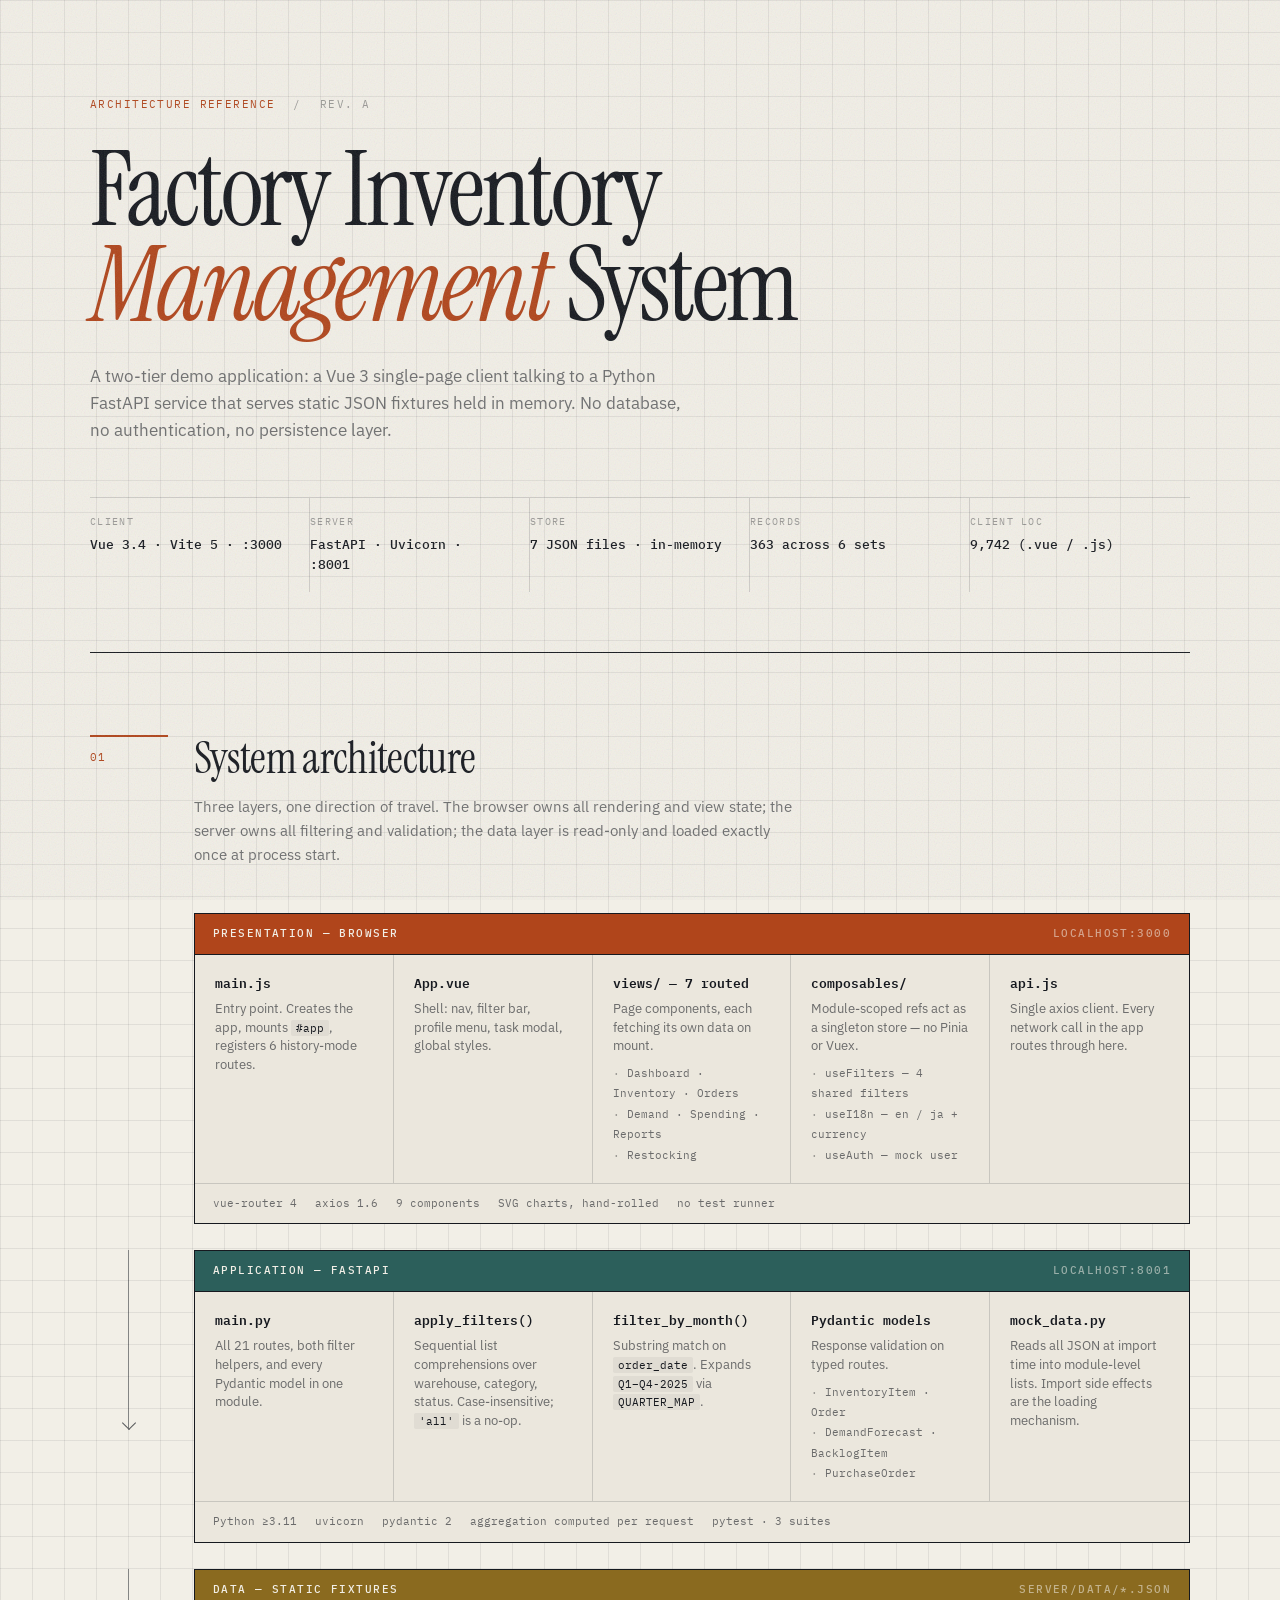
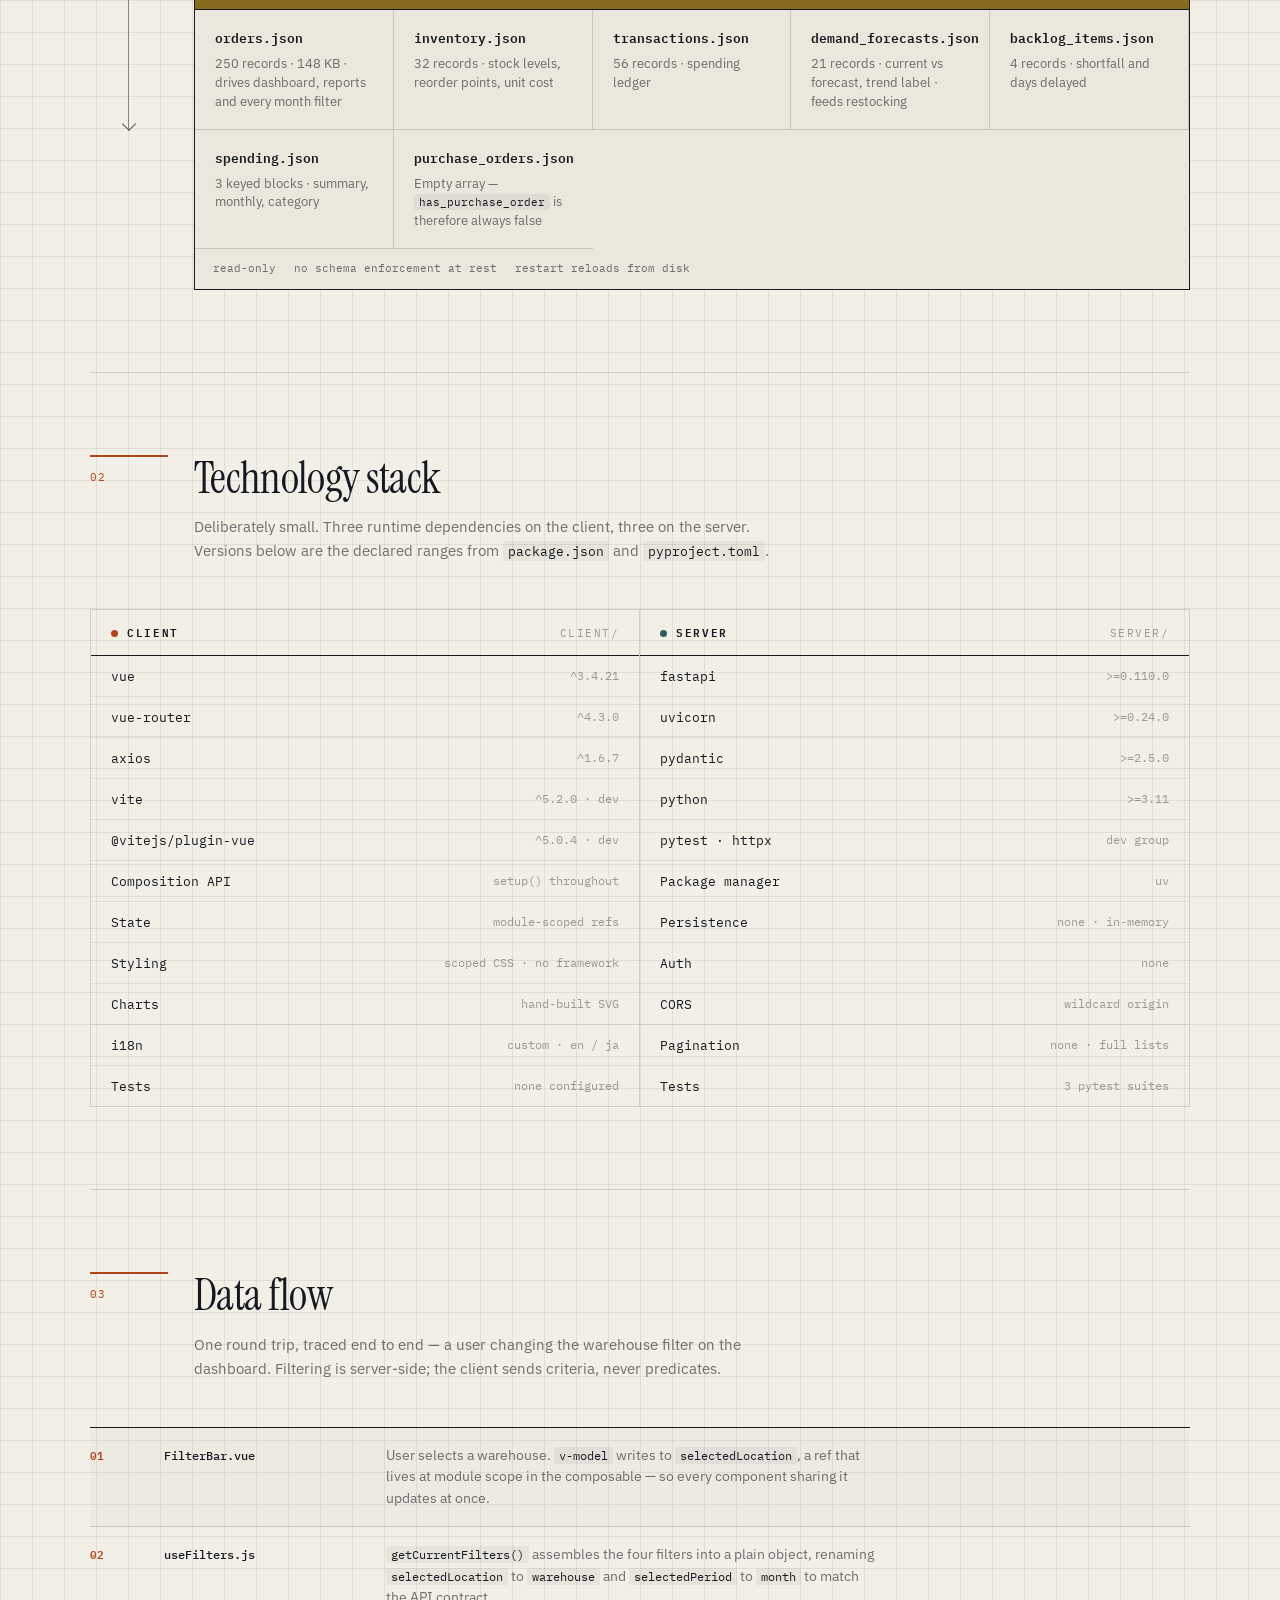
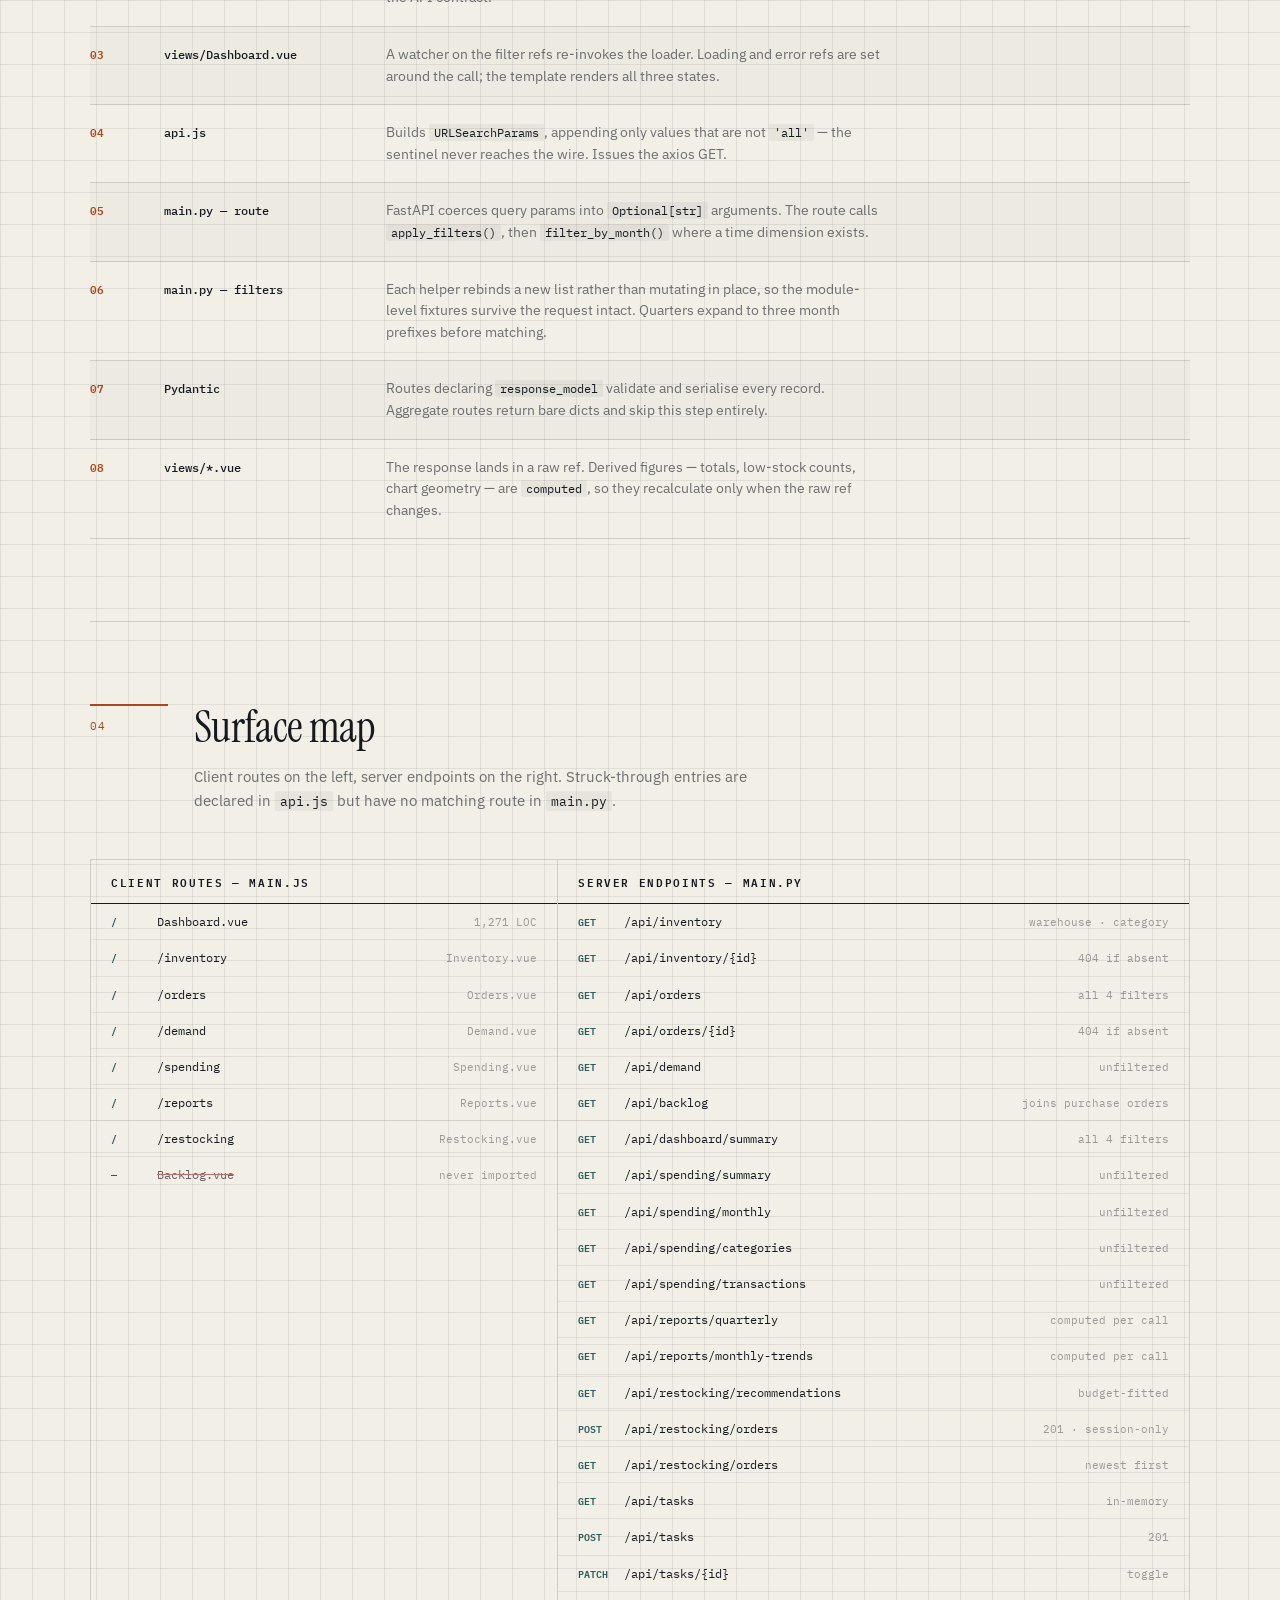
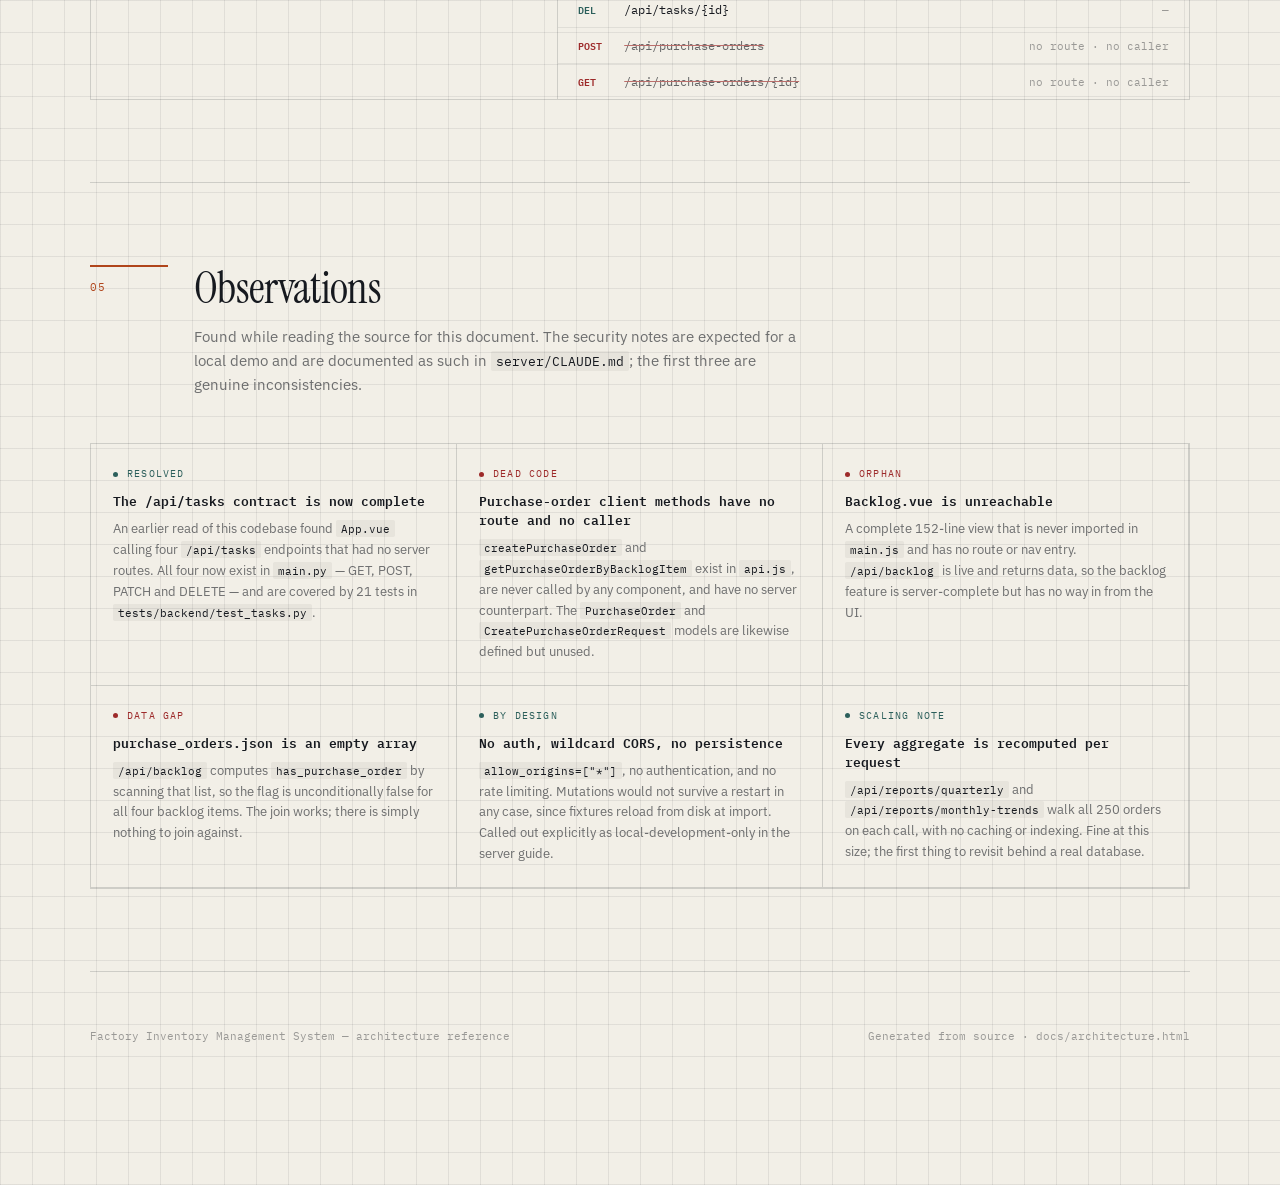
<file: docs/architecture.html>
<!DOCTYPE html>
<html lang="en">
<head>
<meta charset="UTF-8">
<meta name="viewport" content="width=device-width, initial-scale=1.0">
<title>Architecture — Factory Inventory Management System</title>
<link rel="preconnect" href="https://fonts.googleapis.com">
<link rel="preconnect" href="https://fonts.gstatic.com" crossorigin>
<link href="https://fonts.googleapis.com/css2?family=Instrument+Serif:ital@0;1&family=IBM+Plex+Mono:wght@400;500;600&family=IBM+Plex+Sans:wght@400;500;600&display=swap" rel="stylesheet">
<style>
:root{
  --paper:#f2efe7;
  --paper-2:#ebe7dd;
  --ink:#16191f;
  --ink-60:rgba(22,25,31,.60);
  --ink-40:rgba(22,25,31,.40);
  --rule:rgba(22,25,31,.16);
  --rule-soft:rgba(22,25,31,.08);
  --oxide:#b0451b;      /* client tier / accent */
  --verdigris:#2c5f5b;  /* server tier */
  --brass:#8a6a1f;      /* data tier */
  --flag:#9d2a2a;       /* findings */
  --mono:'IBM Plex Mono',ui-monospace,monospace;
  --sans:'IBM Plex Sans',system-ui,sans-serif;
  --serif:'Instrument Serif',Georgia,serif;
}
*{box-sizing:border-box;margin:0;padding:0}
html{scroll-behavior:smooth}
body{
  background:var(--paper);
  color:var(--ink);
  font-family:var(--sans);
  font-size:15px;
  line-height:1.6;
  -webkit-font-smoothing:antialiased;
  background-image:
    linear-gradient(var(--rule-soft) 1px,transparent 1px),
    linear-gradient(90deg,var(--rule-soft) 1px,transparent 1px);
  background-size:32px 32px;
}
body::after{ /* paper grain */
  content:'';position:fixed;inset:0;pointer-events:none;z-index:99;opacity:.28;
  background-image:url("data:image/svg+xml,%3Csvg xmlns='http://www.w3.org/2000/svg' width='140' height='140'%3E%3Cfilter id='n'%3E%3CfeTurbulence type='fractalNoise' baseFrequency='.85' numOctaves='3'/%3E%3C/filter%3E%3Crect width='140' height='140' filter='url(%23n)' opacity='.45'/%3E%3C/svg%3E");
}
.wrap{max-width:1180px;margin:0 auto;padding:0 40px 140px}

/* ── type ─────────────────────────────────────────── */
.mono{font-family:var(--mono);font-size:11px;letter-spacing:.13em;text-transform:uppercase}
h2{font-family:var(--serif);font-weight:400;font-size:clamp(30px,4vw,44px);line-height:1.05;letter-spacing:-.015em}
h3{font-family:var(--mono);font-size:11px;letter-spacing:.15em;text-transform:uppercase;font-weight:600}
p{max-width:68ch;color:var(--ink-60)}
code{font-family:var(--mono);font-size:.88em;background:rgba(22,25,31,.05);padding:1px 5px;border-radius:2px;color:var(--ink)}

/* ── header ───────────────────────────────────────── */
header{padding:96px 0 60px;border-bottom:1px solid var(--ink);position:relative}
.eyebrow{display:flex;gap:18px;align-items:center;color:var(--ink-40);margin-bottom:28px}
.eyebrow span:first-child{color:var(--oxide)}
h1{font-family:var(--serif);font-weight:400;font-size:clamp(46px,8.5vw,104px);line-height:.92;letter-spacing:-.03em;max-width:15ch}
h1 em{font-style:italic;color:var(--oxide)}
.lede{margin-top:30px;font-size:17px;max-width:60ch}
.meta{display:flex;flex-wrap:wrap;gap:0;margin-top:52px;border-top:1px solid var(--rule)}
.meta div{flex:1 1 170px;padding:16px 20px 16px 0;border-right:1px solid var(--rule)}
.meta div:last-child{border-right:0}
.meta dt{font-family:var(--mono);font-size:10px;letter-spacing:.13em;text-transform:uppercase;color:var(--ink-40);margin-bottom:5px}
.meta dd{font-family:var(--mono);font-size:13px;font-weight:500}

/* ── sections ─────────────────────────────────────── */
section{padding:82px 0;border-bottom:1px solid var(--rule)}
.sec-head{display:grid;grid-template-columns:78px 1fr;gap:26px;align-items:start;margin-bottom:46px}
.sec-num{font-family:var(--mono);font-size:11px;letter-spacing:.1em;color:var(--oxide);padding-top:12px;border-top:2px solid var(--oxide)}
.sec-head p{margin-top:14px}

/* ── tier diagram ─────────────────────────────────── */
.tier{border:1px solid var(--ink);background:var(--paper-2);position:relative}
.tier-bar{display:flex;justify-content:space-between;align-items:center;gap:16px;padding:11px 18px;border-bottom:1px solid var(--ink);background:var(--ink);color:var(--paper)}
.tier-bar .mono{font-weight:500}
.tier-bar .port{color:rgba(242,239,231,.55)}
.tier--client .tier-bar{background:var(--oxide)}
.tier--server .tier-bar{background:var(--verdigris)}
.tier--data   .tier-bar{background:var(--brass)}
.tier-body{display:grid;grid-template-columns:repeat(auto-fit,minmax(190px,1fr))}
.node{padding:18px 20px;border-right:1px solid var(--rule);border-bottom:1px solid var(--rule)}
.node:last-child{border-right:0}
.node-name{font-family:var(--mono);font-size:12.5px;font-weight:600;margin-bottom:6px}
.node-desc{font-size:12.5px;color:var(--ink-60);line-height:1.5}
.node ul{list-style:none;margin-top:8px;font-family:var(--mono);font-size:11px;color:var(--ink-60);line-height:1.85}
.node ul li::before{content:'· ';color:var(--ink-40)}
.tier-foot{padding:11px 18px;font-family:var(--mono);font-size:11px;color:var(--ink-60);display:flex;flex-wrap:wrap;gap:6px 18px}

/* connector */
.conn{display:grid;grid-template-columns:78px 1fr;gap:26px;align-items:center;height:78px}
.conn-line{position:relative;height:100%}
.conn-line::before{content:'';position:absolute;left:38px;top:0;bottom:0;width:1px;background:var(--ink);opacity:.45}
.conn-line::after{content:'';position:absolute;left:34px;bottom:0;width:9px;height:9px;border-right:1px solid var(--ink);border-bottom:1px solid var(--ink);transform:rotate(45deg);opacity:.7}
.conn-label{font-family:var(--mono);font-size:11px;letter-spacing:.06em;color:var(--ink-60)}
.conn-label b{color:var(--ink);font-weight:600}
.diagram{display:grid;grid-template-columns:78px 1fr;gap:26px}
.diagram .tier{grid-column:2}

/* ── stack table ──────────────────────────────────── */
.stack{display:grid;grid-template-columns:1fr 1fr;gap:0;border:1px solid var(--rule)}
.stack-col{border-right:1px solid var(--rule)}
.stack-col:last-child{border-right:0}
.stack-h{padding:13px 20px;border-bottom:1px solid var(--ink);display:flex;justify-content:space-between;align-items:baseline}
.stack-h .dot{width:7px;height:7px;border-radius:50%;display:inline-block;margin-right:9px;vertical-align:middle}
.row{display:flex;justify-content:space-between;gap:14px;padding:10px 20px;border-bottom:1px solid var(--rule-soft);font-size:13.5px}
.row:last-child{border-bottom:0}
.row .k{font-family:var(--mono);font-size:12.5px}
.row .v{font-family:var(--mono);font-size:12px;color:var(--ink-40);white-space:nowrap}

/* ── flow ─────────────────────────────────────────── */
.flow{border-top:1px solid var(--ink)}
.step{display:grid;grid-template-columns:52px 200px 1fr;gap:22px;padding:17px 0;border-bottom:1px solid var(--rule);align-items:baseline}
.step-n{font-family:var(--mono);font-size:11px;color:var(--oxide);font-weight:600}
.step-where{font-family:var(--mono);font-size:12px;font-weight:500}
.step-what{font-size:13.5px;color:var(--ink-60);max-width:62ch}
.step:nth-child(odd){background:rgba(22,25,31,.018)}

/* ── surface map ──────────────────────────────────── */
.maps{display:grid;grid-template-columns:1fr 1.35fr;gap:0;border:1px solid var(--rule)}
.map{border-right:1px solid var(--rule)}
.map:last-child{border-right:0}
.map-h{padding:13px 20px;border-bottom:1px solid var(--ink)}
.ep{display:flex;gap:12px;align-items:baseline;padding:8px 20px;border-bottom:1px solid var(--rule-soft);font-family:var(--mono);font-size:12px}
.ep:last-child{border-bottom:0}
.verb{font-size:10px;font-weight:600;color:var(--verdigris);width:34px;flex-shrink:0}
.ep .note{margin-left:auto;font-size:10.5px;color:var(--ink-40);text-align:right}
.ep.dead .path{text-decoration:line-through;text-decoration-color:var(--flag);opacity:.65}
.ep.dead .verb{color:var(--flag)}

/* ── findings ─────────────────────────────────────── */
.finds{display:grid;grid-template-columns:repeat(auto-fit,minmax(300px,1fr));gap:0;border:1px solid var(--rule)}
.find{padding:22px;border-right:1px solid var(--rule);border-bottom:1px solid var(--rule)}
.find-tag{font-family:var(--mono);font-size:10px;letter-spacing:.12em;text-transform:uppercase;color:var(--flag);margin-bottom:10px;display:flex;gap:9px;align-items:center}
.find-tag::before{content:'';width:5px;height:5px;background:var(--flag);border-radius:50%}
.find h4{font-family:var(--mono);font-size:13px;font-weight:600;margin-bottom:8px;line-height:1.45}
.find p{font-size:13px;line-height:1.6}
.find.ok .find-tag{color:var(--verdigris)}
.find.ok .find-tag::before{background:var(--verdigris)}

footer{padding:56px 0 0;font-family:var(--mono);font-size:11px;color:var(--ink-40);display:flex;justify-content:space-between;flex-wrap:wrap;gap:12px}

/* ── entrance ─────────────────────────────────────── */
.rise{opacity:0;transform:translateY(14px);animation:rise .75s cubic-bezier(.2,.7,.3,1) forwards}
@keyframes rise{to{opacity:1;transform:none}}
header .rise:nth-child(1){animation-delay:.05s}
header .rise:nth-child(2){animation-delay:.14s}
header .rise:nth-child(3){animation-delay:.23s}
header .rise:nth-child(4){animation-delay:.32s}
@media(prefers-reduced-motion:reduce){.rise{animation:none;opacity:1;transform:none}}

@media(max-width:900px){
  .wrap{padding:0 22px 90px}
  .sec-head,.diagram,.conn{grid-template-columns:1fr;gap:14px}
  .diagram .tier{grid-column:1}
  .conn{height:auto;padding:16px 0}
  .conn-line{display:none}
  .stack,.maps,.step{grid-template-columns:1fr}
  .stack-col,.map{border-right:0;border-bottom:1px solid var(--rule)}
  .step{gap:4px;padding:15px 0}
}
</style>
</head>
<body>
<div class="wrap">

<header>
  <div class="eyebrow mono rise"><span>Architecture Reference</span><span>/</span><span>Rev. A</span></div>
  <h1 class="rise">Factory Inventory <em>Management</em> System</h1>
  <p class="lede rise">A two-tier demo application: a Vue 3 single-page client talking to a Python FastAPI service that serves static JSON fixtures held in memory. No database, no authentication, no persistence layer.</p>
  <dl class="meta rise">
    <div><dt>Client</dt><dd>Vue 3.4 · Vite 5 · :3000</dd></div>
    <div><dt>Server</dt><dd>FastAPI · Uvicorn · :8001</dd></div>
    <div><dt>Store</dt><dd>7 JSON files · in-memory</dd></div>
    <div><dt>Records</dt><dd>363 across 6 sets</dd></div>
    <div><dt>Client LOC</dt><dd>9,742 (.vue / .js)</dd></div>
  </dl>
</header>

<!-- ══ 01 ══════════════════════════════════════════ -->
<section id="architecture">
  <div class="sec-head">
    <div class="sec-num mono">01</div>
    <div>
      <h2>System architecture</h2>
      <p>Three layers, one direction of travel. The browser owns all rendering and view state; the server owns all filtering and validation; the data layer is read-only and loaded exactly once at process start.</p>
    </div>
  </div>

  <div class="diagram">
    <div class="tier tier--client">
      <div class="tier-bar">
        <span class="mono">Presentation — Browser</span>
        <span class="mono port">localhost:3000</span>
      </div>
      <div class="tier-body">
        <div class="node">
          <div class="node-name">main.js</div>
          <div class="node-desc">Entry point. Creates the app, mounts <code>#app</code>, registers 6 history-mode routes.</div>
        </div>
        <div class="node">
          <div class="node-name">App.vue</div>
          <div class="node-desc">Shell: nav, filter bar, profile menu, task modal, global styles.</div>
        </div>
        <div class="node">
          <div class="node-name">views/ — 7 routed</div>
          <div class="node-desc">Page components, each fetching its own data on mount.</div>
          <ul><li>Dashboard · Inventory · Orders</li><li>Demand · Spending · Reports</li><li>Restocking</li></ul>
        </div>
        <div class="node">
          <div class="node-name">composables/</div>
          <div class="node-desc">Module-scoped refs act as a singleton store — no Pinia or Vuex.</div>
          <ul><li>useFilters — 4 shared filters</li><li>useI18n — en / ja + currency</li><li>useAuth — mock user</li></ul>
        </div>
        <div class="node">
          <div class="node-name">api.js</div>
          <div class="node-desc">Single axios client. Every network call in the app routes through here.</div>
        </div>
      </div>
      <div class="tier-foot"><span>vue-router 4</span><span>axios 1.6</span><span>9 components</span><span>SVG charts, hand-rolled</span><span>no test runner</span></div>
    </div>

    <div class="conn">
      <div class="conn-line"></div>
      <div class="conn-label"><b>HTTP · JSON</b> &nbsp;—&nbsp; axios GET with query params · CORS <code>allow_origins=["*"]</code> · no auth header, no cookie, no token</div>
    </div>

    <div class="tier tier--server">
      <div class="tier-bar">
        <span class="mono">Application — FastAPI</span>
        <span class="mono port">localhost:8001</span>
      </div>
      <div class="tier-body">
        <div class="node">
          <div class="node-name">main.py</div>
          <div class="node-desc">All 21 routes, both filter helpers, and every Pydantic model in one module.</div>
        </div>
        <div class="node">
          <div class="node-name">apply_filters()</div>
          <div class="node-desc">Sequential list comprehensions over warehouse, category, status. Case-insensitive; <code>'all'</code> is a no-op.</div>
        </div>
        <div class="node">
          <div class="node-name">filter_by_month()</div>
          <div class="node-desc">Substring match on <code>order_date</code>. Expands <code>Q1–Q4-2025</code> via <code>QUARTER_MAP</code>.</div>
        </div>
        <div class="node">
          <div class="node-name">Pydantic models</div>
          <div class="node-desc">Response validation on typed routes.</div>
          <ul><li>InventoryItem · Order</li><li>DemandForecast · BacklogItem</li><li>PurchaseOrder</li></ul>
        </div>
        <div class="node">
          <div class="node-name">mock_data.py</div>
          <div class="node-desc">Reads all JSON at import time into module-level lists. Import side effects are the loading mechanism.</div>
        </div>
      </div>
      <div class="tier-foot"><span>Python ≥3.11</span><span>uvicorn</span><span>pydantic 2</span><span>aggregation computed per request</span><span>pytest · 3 suites</span></div>
    </div>

    <div class="conn">
      <div class="conn-line"></div>
      <div class="conn-label"><b>json.load()</b> &nbsp;—&nbsp; once, at import · lists live in process memory · writes are never persisted</div>
    </div>

    <div class="tier tier--data">
      <div class="tier-bar">
        <span class="mono">Data — Static Fixtures</span>
        <span class="mono port">server/data/*.json</span>
      </div>
      <div class="tier-body">
        <div class="node"><div class="node-name">orders.json</div><div class="node-desc">250 records · 148 KB · drives dashboard, reports and every month filter</div></div>
        <div class="node"><div class="node-name">inventory.json</div><div class="node-desc">32 records · stock levels, reorder points, unit cost</div></div>
        <div class="node"><div class="node-name">transactions.json</div><div class="node-desc">56 records · spending ledger</div></div>
        <div class="node"><div class="node-name">demand_forecasts.json</div><div class="node-desc">21 records · current vs forecast, trend label · feeds restocking</div></div>
        <div class="node"><div class="node-name">backlog_items.json</div><div class="node-desc">4 records · shortfall and days delayed</div></div>
        <div class="node"><div class="node-name">spending.json</div><div class="node-desc">3 keyed blocks · summary, monthly, category</div></div>
        <div class="node"><div class="node-name">purchase_orders.json</div><div class="node-desc">Empty array — <code>has_purchase_order</code> is therefore always false</div></div>
      </div>
      <div class="tier-foot"><span>read-only</span><span>no schema enforcement at rest</span><span>restart reloads from disk</span></div>
    </div>
  </div>
</section>

<!-- ══ 02 ══════════════════════════════════════════ -->
<section id="stack">
  <div class="sec-head">
    <div class="sec-num mono">02</div>
    <div>
      <h2>Technology stack</h2>
      <p>Deliberately small. Three runtime dependencies on the client, three on the server. Versions below are the declared ranges from <code>package.json</code> and <code>pyproject.toml</code>.</p>
    </div>
  </div>

  <div class="stack">
    <div class="stack-col">
      <div class="stack-h">
        <h3><span class="dot" style="background:var(--oxide)"></span>Client</h3>
        <span class="mono" style="color:var(--ink-40)">client/</span>
      </div>
      <div class="row"><span class="k">vue</span><span class="v">^3.4.21</span></div>
      <div class="row"><span class="k">vue-router</span><span class="v">^4.3.0</span></div>
      <div class="row"><span class="k">axios</span><span class="v">^1.6.7</span></div>
      <div class="row"><span class="k">vite</span><span class="v">^5.2.0 · dev</span></div>
      <div class="row"><span class="k">@vitejs/plugin-vue</span><span class="v">^5.0.4 · dev</span></div>
      <div class="row"><span class="k">Composition API</span><span class="v">setup() throughout</span></div>
      <div class="row"><span class="k">State</span><span class="v">module-scoped refs</span></div>
      <div class="row"><span class="k">Styling</span><span class="v">scoped CSS · no framework</span></div>
      <div class="row"><span class="k">Charts</span><span class="v">hand-built SVG</span></div>
      <div class="row"><span class="k">i18n</span><span class="v">custom · en / ja</span></div>
      <div class="row"><span class="k">Tests</span><span class="v">none configured</span></div>
    </div>
    <div class="stack-col">
      <div class="stack-h">
        <h3><span class="dot" style="background:var(--verdigris)"></span>Server</h3>
        <span class="mono" style="color:var(--ink-40)">server/</span>
      </div>
      <div class="row"><span class="k">fastapi</span><span class="v">&gt;=0.110.0</span></div>
      <div class="row"><span class="k">uvicorn</span><span class="v">&gt;=0.24.0</span></div>
      <div class="row"><span class="k">pydantic</span><span class="v">&gt;=2.5.0</span></div>
      <div class="row"><span class="k">python</span><span class="v">&gt;=3.11</span></div>
      <div class="row"><span class="k">pytest · httpx</span><span class="v">dev group</span></div>
      <div class="row"><span class="k">Package manager</span><span class="v">uv</span></div>
      <div class="row"><span class="k">Persistence</span><span class="v">none · in-memory</span></div>
      <div class="row"><span class="k">Auth</span><span class="v">none</span></div>
      <div class="row"><span class="k">CORS</span><span class="v">wildcard origin</span></div>
      <div class="row"><span class="k">Pagination</span><span class="v">none · full lists</span></div>
      <div class="row"><span class="k">Tests</span><span class="v">3 pytest suites</span></div>
    </div>
  </div>
</section>

<!-- ══ 03 ══════════════════════════════════════════ -->
<section id="dataflow">
  <div class="sec-head">
    <div class="sec-num mono">03</div>
    <div>
      <h2>Data flow</h2>
      <p>One round trip, traced end to end — a user changing the warehouse filter on the dashboard. Filtering is server-side; the client sends criteria, never predicates.</p>
    </div>
  </div>

  <div class="flow">
    <div class="step"><div class="step-n">01</div><div class="step-where">FilterBar.vue</div><div class="step-what">User selects a warehouse. <code>v-model</code> writes to <code>selectedLocation</code>, a ref that lives at module scope in the composable — so every component sharing it updates at once.</div></div>
    <div class="step"><div class="step-n">02</div><div class="step-where">useFilters.js</div><div class="step-what"><code>getCurrentFilters()</code> assembles the four filters into a plain object, renaming <code>selectedLocation</code> to <code>warehouse</code> and <code>selectedPeriod</code> to <code>month</code> to match the API contract.</div></div>
    <div class="step"><div class="step-n">03</div><div class="step-where">views/Dashboard.vue</div><div class="step-what">A watcher on the filter refs re-invokes the loader. Loading and error refs are set around the call; the template renders all three states.</div></div>
    <div class="step"><div class="step-n">04</div><div class="step-where">api.js</div><div class="step-what">Builds <code>URLSearchParams</code>, appending only values that are not <code>'all'</code> — the sentinel never reaches the wire. Issues the axios GET.</div></div>
    <div class="step"><div class="step-n">05</div><div class="step-where">main.py — route</div><div class="step-what">FastAPI coerces query params into <code>Optional[str]</code> arguments. The route calls <code>apply_filters()</code>, then <code>filter_by_month()</code> where a time dimension exists.</div></div>
    <div class="step"><div class="step-n">06</div><div class="step-where">main.py — filters</div><div class="step-what">Each helper rebinds a new list rather than mutating in place, so the module-level fixtures survive the request intact. Quarters expand to three month prefixes before matching.</div></div>
    <div class="step"><div class="step-n">07</div><div class="step-where">Pydantic</div><div class="step-what">Routes declaring <code>response_model</code> validate and serialise every record. Aggregate routes return bare dicts and skip this step entirely.</div></div>
    <div class="step"><div class="step-n">08</div><div class="step-where">views/*.vue</div><div class="step-what">The response lands in a raw ref. Derived figures — totals, low-stock counts, chart geometry — are <code>computed</code>, so they recalculate only when the raw ref changes.</div></div>
  </div>
</section>

<!-- ══ 04 ══════════════════════════════════════════ -->
<section id="surface">
  <div class="sec-head">
    <div class="sec-num mono">04</div>
    <div>
      <h2>Surface map</h2>
      <p>Client routes on the left, server endpoints on the right. Struck-through entries are declared in <code>api.js</code> but have no matching route in <code>main.py</code>.</p>
    </div>
  </div>

  <div class="maps">
    <div class="map">
      <div class="map-h"><h3>Client routes — main.js</h3></div>
      <div class="ep"><span class="verb">/</span><span class="path">Dashboard.vue</span><span class="note">1,271 LOC</span></div>
      <div class="ep"><span class="verb">/</span><span class="path">/inventory</span><span class="note">Inventory.vue</span></div>
      <div class="ep"><span class="verb">/</span><span class="path">/orders</span><span class="note">Orders.vue</span></div>
      <div class="ep"><span class="verb">/</span><span class="path">/demand</span><span class="note">Demand.vue</span></div>
      <div class="ep"><span class="verb">/</span><span class="path">/spending</span><span class="note">Spending.vue</span></div>
      <div class="ep"><span class="verb">/</span><span class="path">/reports</span><span class="note">Reports.vue</span></div>
      <div class="ep"><span class="verb">/</span><span class="path">/restocking</span><span class="note">Restocking.vue</span></div>
      <div class="ep dead"><span class="verb">—</span><span class="path">Backlog.vue</span><span class="note">never imported</span></div>
    </div>
    <div class="map">
      <div class="map-h"><h3>Server endpoints — main.py</h3></div>
      <div class="ep"><span class="verb">GET</span><span class="path">/api/inventory</span><span class="note">warehouse · category</span></div>
      <div class="ep"><span class="verb">GET</span><span class="path">/api/inventory/{id}</span><span class="note">404 if absent</span></div>
      <div class="ep"><span class="verb">GET</span><span class="path">/api/orders</span><span class="note">all 4 filters</span></div>
      <div class="ep"><span class="verb">GET</span><span class="path">/api/orders/{id}</span><span class="note">404 if absent</span></div>
      <div class="ep"><span class="verb">GET</span><span class="path">/api/demand</span><span class="note">unfiltered</span></div>
      <div class="ep"><span class="verb">GET</span><span class="path">/api/backlog</span><span class="note">joins purchase orders</span></div>
      <div class="ep"><span class="verb">GET</span><span class="path">/api/dashboard/summary</span><span class="note">all 4 filters</span></div>
      <div class="ep"><span class="verb">GET</span><span class="path">/api/spending/summary</span><span class="note">unfiltered</span></div>
      <div class="ep"><span class="verb">GET</span><span class="path">/api/spending/monthly</span><span class="note">unfiltered</span></div>
      <div class="ep"><span class="verb">GET</span><span class="path">/api/spending/categories</span><span class="note">unfiltered</span></div>
      <div class="ep"><span class="verb">GET</span><span class="path">/api/spending/transactions</span><span class="note">unfiltered</span></div>
      <div class="ep"><span class="verb">GET</span><span class="path">/api/reports/quarterly</span><span class="note">computed per call</span></div>
      <div class="ep"><span class="verb">GET</span><span class="path">/api/reports/monthly-trends</span><span class="note">computed per call</span></div>
      <div class="ep"><span class="verb">GET</span><span class="path">/api/restocking/recommendations</span><span class="note">budget-fitted</span></div>
      <div class="ep"><span class="verb">POST</span><span class="path">/api/restocking/orders</span><span class="note">201 · session-only</span></div>
      <div class="ep"><span class="verb">GET</span><span class="path">/api/restocking/orders</span><span class="note">newest first</span></div>
      <div class="ep"><span class="verb">GET</span><span class="path">/api/tasks</span><span class="note">in-memory</span></div>
      <div class="ep"><span class="verb">POST</span><span class="path">/api/tasks</span><span class="note">201</span></div>
      <div class="ep"><span class="verb">PATCH</span><span class="path">/api/tasks/{id}</span><span class="note">toggle</span></div>
      <div class="ep"><span class="verb">DEL</span><span class="path">/api/tasks/{id}</span><span class="note">—</span></div>
      <div class="ep dead"><span class="verb">POST</span><span class="path">/api/purchase-orders</span><span class="note">no route · no caller</span></div>
      <div class="ep dead"><span class="verb">GET</span><span class="path">/api/purchase-orders/{id}</span><span class="note">no route · no caller</span></div>
    </div>
  </div>
</section>

<!-- ══ 05 ══════════════════════════════════════════ -->
<section id="observations">
  <div class="sec-head">
    <div class="sec-num mono">05</div>
    <div>
      <h2>Observations</h2>
      <p>Found while reading the source for this document. The security notes are expected for a local demo and are documented as such in <code>server/CLAUDE.md</code>; the first three are genuine inconsistencies.</p>
    </div>
  </div>

  <div class="finds">
    <div class="find ok">
      <div class="find-tag">Resolved</div>
      <h4>The /api/tasks contract is now complete</h4>
      <p>An earlier read of this codebase found <code>App.vue</code> calling four <code>/api/tasks</code> endpoints that had no server routes. All four now exist in <code>main.py</code> — GET, POST, PATCH and DELETE — and are covered by 21 tests in <code>tests/backend/test_tasks.py</code>.</p>
    </div>
    <div class="find">
      <div class="find-tag">Dead code</div>
      <h4>Purchase-order client methods have no route and no caller</h4>
      <p><code>createPurchaseOrder</code> and <code>getPurchaseOrderByBacklogItem</code> exist in <code>api.js</code>, are never called by any component, and have no server counterpart. The <code>PurchaseOrder</code> and <code>CreatePurchaseOrderRequest</code> models are likewise defined but unused.</p>
    </div>
    <div class="find">
      <div class="find-tag">Orphan</div>
      <h4>Backlog.vue is unreachable</h4>
      <p>A complete 152-line view that is never imported in <code>main.js</code> and has no route or nav entry. <code>/api/backlog</code> is live and returns data, so the backlog feature is server-complete but has no way in from the UI.</p>
    </div>
    <div class="find">
      <div class="find-tag">Data gap</div>
      <h4>purchase_orders.json is an empty array</h4>
      <p><code>/api/backlog</code> computes <code>has_purchase_order</code> by scanning that list, so the flag is unconditionally false for all four backlog items. The join works; there is simply nothing to join against.</p>
    </div>
    <div class="find ok">
      <div class="find-tag">By design</div>
      <h4>No auth, wildcard CORS, no persistence</h4>
      <p><code>allow_origins=["*"]</code>, no authentication, and no rate limiting. Mutations would not survive a restart in any case, since fixtures reload from disk at import. Called out explicitly as local-development-only in the server guide.</p>
    </div>
    <div class="find ok">
      <div class="find-tag">Scaling note</div>
      <h4>Every aggregate is recomputed per request</h4>
      <p><code>/api/reports/quarterly</code> and <code>/api/reports/monthly-trends</code> walk all 250 orders on each call, with no caching or indexing. Fine at this size; the first thing to revisit behind a real database.</p>
    </div>
  </div>
</section>

<footer>
  <span>Factory Inventory Management System — architecture reference</span>
  <span>Generated from source · docs/architecture.html</span>
</footer>

</div>
</body>
</html>
</file>
